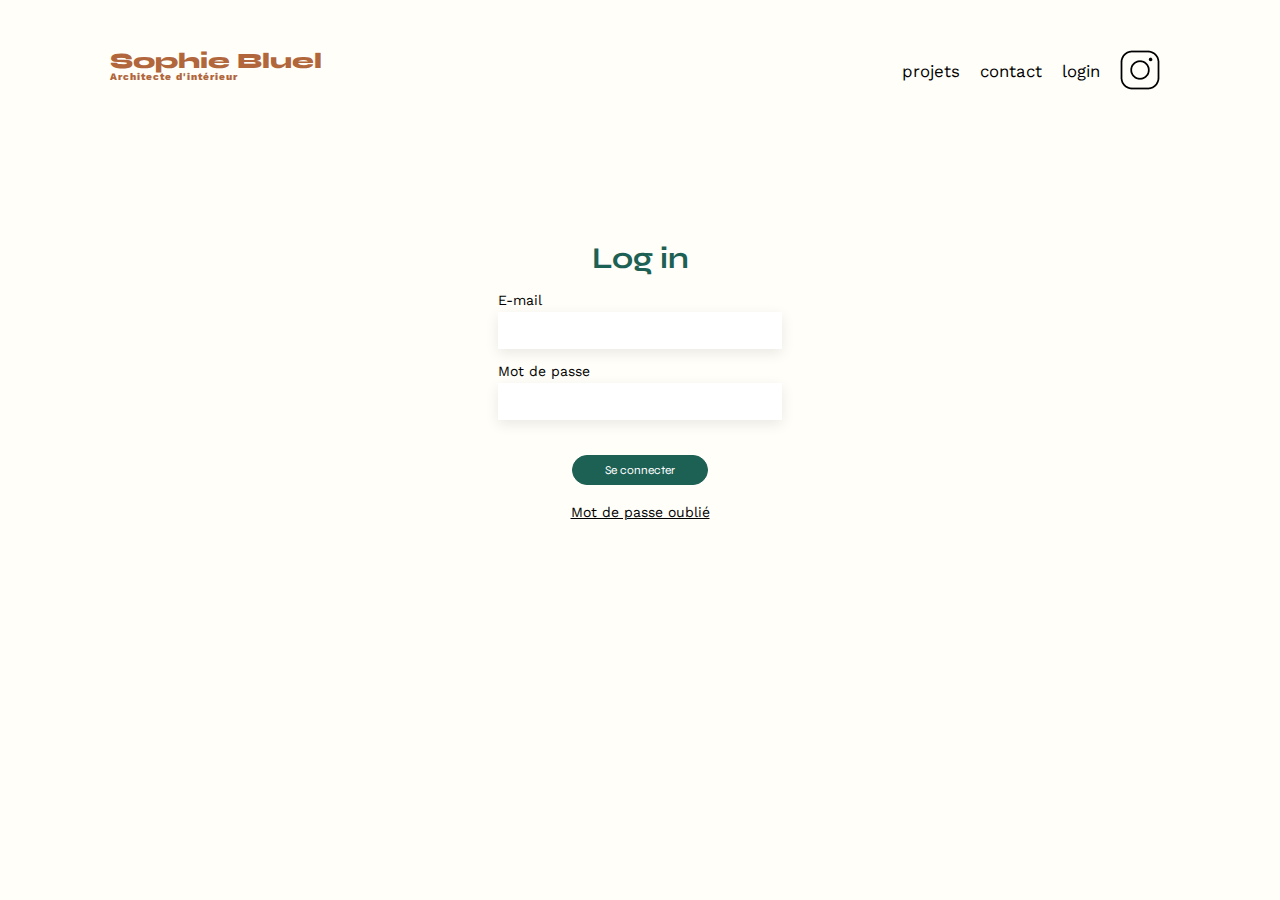
<file: FrontEnd/login.html>
<!DOCTYPE html>
<html lang="fr">
  <head>
    <meta charset="UTF-8" />
    <title>Sophie Bluel - Architecte d'intérieur</title>
    <meta name="viewport" content="width=device-width, initial-scale=1.0" />
    <link rel="preconnect" href="https://fonts.googleapis.com" />
    <link rel="preconnect" href="https://fonts.gstatic.com" crossorigin />
    <link
      href="https://fonts.googleapis.com/css2?family=Syne:wght@700;800&family=Work+Sans&display=swap"
      rel="stylesheet"
    />
    <meta name="description" content="" />
    <link rel="stylesheet" href="./assets/style.css" />
  </head>
  <body id="body-2">
    <header>
      <div class="navHead">
        <h1>Sophie Bluel <span>Architecte d'intérieur</span></h1>
        <nav>
          <ul>
            <li>projets</li>
            <li>contact</li>
            <li>login</li>
            <li><img src="./assets/icons/instagram.png" alt="Instagram" /></li>
          </ul>
        </nav>
      </div>
    </header>
    <main id="main-2">
      <section class="section-login">
        <div class="loginPost">
          <h2>Log in</h2>
          <form class="form-log">
            <div class="mail">
              <p>E-mail</p>
              <input type="email" name="email" />
            </div>
            <div class="password">
              <p>Mot de passe</p>
              <input type="password" name="psw" />
            </div>
          </form>
          <p class="alert-form"></p>
          <button type="submit" class="btn-log">Se connecter</button>
          <p><a href>Mot de passe oublié</a></p>
        </div>
      </section>
    </main>
    <footer></footer>
    <script src="./assets/login.js" defer></script>
    <script src="./assets/logout.js" defer></script>
  </body>
</html>
</file>
<file: FrontEnd/assets/style.css>
/* http://meyerweb.com/eric/tools/css/reset/
   v2.0 | 20110126
   License: none (public domain)
*/

html, body, div, span, applet, object, iframe,
h1, h2, h3, h4, h5, h6, p, blockquote, pre,
a, abbr, acronym, address, big, cite, code,
del, dfn, em, img, ins, kbd, q, s, samp,
small, strike, strong, sub, sup, tt, var,
b, u, i, center,
dl, dt, dd, ol, ul, li,
fieldset, form, label, legend,
table, caption, tbody, tfoot, thead, tr, th, td,
article, aside, canvas, details, embed,
figure, figcaption, footer, header, hgroup,
menu, nav, output, ruby, section, summary,
time, mark, audio, video {
	margin: 0;
	padding: 0;
	border: 0;
	font-size: 100%;
	font: inherit;
	vertical-align: baseline;
}
/* HTML5 display-role reset for older browsers */
article, aside, details, figcaption, figure,
footer, header, hgroup, menu, nav, section {
	display: block;
}
a{
    text-decoration: none;
    color: black;
}
body {
	line-height: 1;
}
ol, ul {
	list-style: none;
}
blockquote, q {
	quotes: none;
}
button {
	background: none;
	color: inherit;
	border: none;
	padding: 0;
	font: inherit;
	outline: inherit;
}
blockquote:before, blockquote:after,
q:before, q:after {
	content: '';
	content: none;
}
table {
	border-collapse: collapse;
	border-spacing: 0;
}
/** end reset css**/
body {
	width: auto;
	margin-top: 80px;
	font-family: 'Work Sans' ;
	font-size: 14px;
}

main {
	padding: 0 40px;
}
header {
	width: 100%;
	margin: 50px 0;
}
section {
	margin: 50px 0
}

h1{
	display: flex;
	flex-direction: column;
	font-family: 'Syne';
	font-size: 22px;
	font-weight: 800;
	color: #B1663C
}

h1 > span {
	font-family: 'Work Sans';
	font-size:10px;
	letter-spacing: 0.1em;
;
}

h2{
	font-family: 'Syne';
	font-weight: 700;
	font-size: 30px;
	color: #1D6154
}
nav ul {
	display: flex;
	align-items: center;
	list-style-type: none;

}
nav li {
	padding: 0 10px;
	font-size: 1.2em;
}

li:hover {
	color: #B1663C;
}

#introduction {
	display: flex;
	align-items: center;
}
#introduction figure {
	flex: 1
}
#introduction img {
	display: block;
	margin: auto;
	width: 80%;
}

#introduction article {
	flex: 1
}
#introduction h2 {
	margin-bottom: 1em;
}

#introduction p {
	margin-bottom: 0.5em;
}

#portfolio {
	box-sizing: content-box;
	margin-top: 110px;
	padding: 0 10%;
}

#portfolio h2 {
	text-align: center;
	margin-bottom: 1em;
}
.gallery {
	width: 100%;
	display: grid;
	grid-template-columns: 1fr 1fr 1fr;
	grid-column-gap: 20px;
	grid-row-gap: 20px;
}

.gallery img {
	width: 100%;
}

/* Header*/

header {
	background-color: #FFFEF8;
}

.navHead {
	display: flex;
	justify-content: space-between;
	margin: 0 70px;
}

/* Log-In */

#body-2 {
	margin: 40px;
	background-color: #FFFEF8;
}

#main-2 {
	margin-top: 150px;
}

.logTxt {
	font-size: 16px;
}

.logTxt.pointer {
	cursor: pointer;
}

.section-login{
	display: flex;
	justify-content: center;
	align-items: center;
}

.loginPost {
	display: flex;
	justify-content: center;
	align-items: center;
	flex-direction: column;
	width: 1140px;
	height: 100%;
}

.loginPost h2 {
	margin-bottom: 20px;
}

.loginPost button {
	border-radius: 25px;
	color: white;
	border: solid #1D6154 1px;
	margin: 20px 10px;
	padding: 8px 32px;
	background-color: #1D6154;
	cursor: pointer;
	font-size: 12px;
	font-family: 'Syne';
}

.loginPost a{
	text-decoration: underline;
}

.mail p, .password p {
	font-family: 'Work Sans';
}

.mail input, .password input {
	width: 280px;
	height: 35px;
	margin: 5px 0;
	margin-bottom: 15px;
	border: none;
	box-shadow: 0px 4px 14px 0px rgba(0, 0, 0, 0.09);
}


/* Filtres */

.filtres {
	display: flex;
	justify-content: center;
	align-items: center;
	margin: 40px 0;

}

.btn-filtre {
	border-radius: 25px;
	color: #1D6154;
	border: solid #1D6154 1px;
	margin: 0 10px;
	padding: 7px 12px;
	background-color: white;
	cursor: pointer;
	font-size: 13px;
	font-family: 'Syne';
}

.filtre1 {
	padding-right: 20px;
	padding-left: 20px;
}

.btn-filtre:hover {
	background-color: #1D6154;
	color: white;
}

/* Bouton edition et modifier */

/* button Mode édition */

.headEdit{
	position: absolute;
	top: 0;
	left: 0;
	background-color: black;
	width: 100%;
	margin: 0;
	display: flex;
	justify-content: center;
}

.headEdit.visible {
	visibility: initial;
	transition: .5s ease-in-out;
}

.edition {
	display: flex;
	justify-content: center;
	align-items: center;
	width: 118px;
	height: 40px;
}

.edition p, i {
	color: white;
	margin: 3px;
}

/* button Modifier */

.head-edit2 {
	display: flex;
	flex-direction: row;
	justify-content: center;
}

.head-edit2 h2{
	margin-right: 20px;
	margin-left: 100px;
}

.edition2 {
	/*display: flex;*/
	flex-direction: row;
	height: 20px;
	margin: 3px;
	cursor: pointer;
}
.edition2.visible {
	visibility: initial;
	transition: .5s ease-in-out;
}

.edition2 i {
	color: black;
	margin-right: 8px;
}

.edition2 p {
	margin-top: 3px;
}

/* Modale 1 */

  .modal-container {
	/* display: none; */
	display: flex;
	justify-content: center;
	align-items: center;
	visibility: hidden;
	position: fixed;
	top: 0;
	width: 100vw;
	height: 100vh;
	transition: visibility 0.4s;
  }
  .modal-container.active {
	/* display: block; */
	visibility: visible;
  }
  
  .overlay {
	opacity: 0;
	position: absolute;
	width: 100%;
	height: 100%;
	background: #333333d3;
	transition: opacity 0.4s 0.2s ease-out;
  }
  .modal-container.active .overlay {
	opacity: 1;
	transition: opacity 0.4s ease-out;
  }
  
  .modal {
	display: flex;
	justify-content: center;
	opacity: 0;
	width: 50%;
	padding-bottom: 30px;
	background: #fff;
	border-radius: 5px;
	position: absolute;
	transition: opacity 0.4s ease-out;
  }

  .modal h2{
	margin-left: 9px;
	margin-bottom: 30px;
	font-size: 24px;
	color: black;
  }

  .modal-container.active .modal {
	opacity: 1;
	transition: opacity 0.4s 0.2s ease-out;
  }
  
  .close-modal {
	padding: 8px 10px;
	border: none;
	border-radius: 5px;
	font-size: 18px;
	position: absolute;
	top: 10px;
	right: 10px;
	cursor: pointer;
  }
  .close-modal i{
	color: black;
  }
  .modal h1 {
	margin-bottom: 10px;
	font-weight: 500;
  }
  .modal p {
	line-height: 1.4;
	margin-bottom: 5px;
  }

.line {
	margin-top: 30px;
	height: 1px;
	width: 70%;
	background-color: grey;
}

.modal-inside {
	box-sizing: content-box;
	display: flex;
	flex-direction: column;
	align-items: center;
	justify-content: center;
}

.addPicture {
	border-radius: 25px;
	color: white;
	border: solid #1D6154 1px;
	margin-top: 20px;
	margin-bottom: 20px;
	padding: 8px 32px;
	background-color: #1D6154;
	cursor: pointer;
	font-size: 14px;
	font-family: 'Syne';
}

.modal-inside h2{
	margin: 44px 10px;
}

/* Modale picture */

.modal-picture {
	display: flex;
	flex-wrap: wrap;
	padding: 0 15%;
}

.figureSize {
	width: 80px;
	height: 110px;
	position: relative;
	margin: 15px 5px;

}

.imgSize {
	width: 80px;
	height: 110px;
}

.trashSize {
	position: absolute;
	top: 5px;
	right: 5px;
	width: 18px;
	background-color: black;
	cursor: pointer;
}

.trashSize i{
	color: white;
}

/* Modale 2 */

.modal-container2 {
	/* display: none; */
	display: flex;
	justify-content: center;
	align-items: center;
	visibility: hidden;
	position: fixed;
	top: 0;
	width: 100vw;
	height: 100vh;
	transition: visibility 0.4s;
  }
  .modal-container2.active {
	/* display: block; */
	visibility: visible;
  }
  
  .overlay2 {
	opacity: 0;
	position: absolute;
	width: 100%;
	height: 100%;
	background: #333333d3;
	transition: opacity 0.4s 0.2s ease-out;
  }
  .modal-container2.active .overlay2 {
	opacity: 1;
	transition: opacity 0.4s ease-out;
  }

  .main-modal{
	display: flex;
	flex-direction: column;
	justify-content: center;
	align-items: center;
  }
  
  .modal2 {
	display: flex;
	justify-content: center;
	opacity: 0;
	width: 35%;
	padding: 20px 60px;
	background: #fff;
	border-radius: 5px;
	position: absolute;
	transition: opacity 0.4s ease-out;
  }

  .modal2 h2{
	margin-left: 9px;
	margin-bottom: 30px;
	font-size: 24px;
	color: black;
  }

  .modal-container2.active .modal2 {
	opacity: 1;
	transition: opacity 0.4s 0.2s ease-out;
  }

  .return-modal{
	padding: 8px 10px;
	border: none;
	border-radius: 5px;
	font-size: 18px;
	position: absolute;
	top: 15px;
	left: 15px;
	cursor: pointer;
  }

  .return-modal i{
	color: black;
  }
  
  .close-modal2 {
	padding: 8px 10px;
	border: none;
	border-radius: 5px;
	font-size: 18px;
	position: absolute;
	top: 10px;
	right: 10px;
	cursor: pointer;
  }
  .close-modal2 i{
	color: black;
  }
  .modal2 p {
	line-height: 1.4;
	margin-bottom: 5px;
  }

.dwnld-img{
	position: relative;
	display: flex;
	justify-content: flex-end;
	align-items: center;
	flex-direction: column;
	padding: 13px;
	background-color: #E8F1F6;
	border-radius: 7px;
	width: 400px;
	margin-bottom: 20px;
}

.dwnld-img img {
	position: absolute;
	top: 0;
	width: 170px;
	height: 176px;
	object-fit: cover;
	z-index: 100;
	cursor: pointer;
}
.dwnld-img::before {
	content: attr(data-img);
	position: absolute;
	top: 0;
	left: 0;
	width: 100%;
	height: 100%;
	background: rgba(0, 0, 0, .5);
	color: #fff;
	font-weight: 500;
	text-align: center;
	display: flex;
	justify-content: center;
	align-items: center;
	pointer-events: none;
	opacity: 0;
	transition: all .3s ease;
	z-index: 200;
}
.dwnld-img.active:hover::before {
	opacity: 1;
}

.dwnld-img i{
	font-size: 70px;
	color: #A7A7A7;;
}

.dwnld-img p{
	margin-top: 5px;
	font-size: 10px;
}

.imgEvent{
	visibility: hidden;
}

.imgEvent.hidden {
	visibility: visible;
}

.title{
	display: flex;
	flex-direction: column;
}

.title p, .category p {
	font-family: 'Work Sans';
}

.title input {
	box-sizing: border-box;
	width: 425px;
	height: 35px;
	padding: 10px 15px;
	margin: 5px 0;
	margin-bottom: 15px;
	border: none;
	box-shadow: 0px 4px 14px 0px rgba(0, 0, 0, 0.09);
}

.fontModif{
	font-size: 14px;
	font-family: "poppins";
}

.category{
	position: relative;
	display: flex;
	flex-direction: column;
}

.category select {
	border-style: none;
	box-sizing: border-box;
	width: 425px;
	height: 35px;
	padding: 10px 15px;
	margin: 5px 0;
	margin-bottom: 15px;
	box-shadow: 0px 4px 14px 0px rgba(0, 0, 0, 0.09);
}

.dropdown i{
	z-index: 200;
	position: absolute;
	color: black;
	bottom: 8px;
	right: 20px;
}

.add-img {
	border-radius: 25px;
	color: #306685;
	padding: 12px 32px;
	margin-top: 10px;
	background-color: #A7A7A7;
	cursor: pointer;
	font-size: 14px;
	font-family: 'Syne';
}

.add-img p{
	margin: 0;
	font-size: 12px;
}

.line2 {
	height: 1px;
	width: 425px;
	background-color: grey;
	margin: 30px 0;
}
.addPicture2{
	border-radius: 25px;
	color: white;
	width: 210px;
	padding: 12px 52px;
	margin: 40px;
	margin-top: 10px;
	background-color: #A7A7A7;
	font-size: 14px;
	font-family: 'Syne';
}

.addPicture2.active {
	cursor: pointer;
	background-color: #1D6154;
}

/* Liste catégorie stylisée */

      .dropdown {
        width: 425px;
        height: fit-content;
        box-sizing: border-box;
        position: relative;
      }
      .input-box {
        width: 425px;
		height: 35px;
		margin: 5px 0;
		margin-bottom: 15px;
		border: none;
		box-shadow: 0px 4px 14px 0px rgba(0, 0, 0, 0.09);
        box-sizing: border-box;
        padding: 10px 15px;
        cursor: pointer;
        position: relative;
      }
      .input-box::before {
        font-family: "Material Icons";
        position: absolute;
        font-size: 18px;
        top: 50%;
        right: 15px;
        transform: translate(0, -50%);
        width: fit-content;
        height: fit-content;
      }
      .input-box:empty::after {
        color: rgba(0, 0, 0, 0.5);
      }
      .list {
        position: absolute;
        top: 100%;
        left: 0;
        width: 100%;
        height: fit-content;
        background: white;
        margin-top: 10px;
        border-radius: 2mm;
        overflow: hidden;
        display: flex;
        align-items: center;
        justify-content: space-between;
        flex-direction: column;
        max-height: 0;
        transition: 0.25s ease-out;
      }
      .list input {
        display: none;
      }
      .list label {
        display: flex;
        width: 100%;
        align-items: center;
        justify-content: flex-start;
        font-family: poppins;
        font-size: 14px;
        padding: 10px 15px;
        box-sizing: border-box;
        cursor: pointer;
        position: relative;
      }
      .list label .material-icons-outlined,
      .input-box .material-icons-outlined {
        margin-right: 5px;
        font-size: 22px;
      }
      .list label:hover {
        background: rgba(0, 0, 0, 0.08);
      }
      input:checked + label {
        color: rgb(20, 117, 213);
        background: rgb(238, 245, 252);
      }
      input:checked + label::before {
        font-family: "Material Icons";
        position: absolute;
        top: 50%;
        right: 15px;
        transform: translate(0, -50%);
        font-size: 18px;
      }
      .open {
        outline: 0.7mm solid rgb(20, 117, 213);
      }
      .title {
        font-family: poppins;
        font-size: small;
        font-weight: 500;
        margin-bottom: 10px;
      }
      .search-box {
        width: 100%;
        box-sizing: border-box;
        padding: 10px 8px;
      }
      #search {
        display: block;
        width: 100%;
        box-sizing: border-box;
        padding: 8px;
        border-radius: 1mm;
        border: none;
        outline: 0.3mm solid rgba(0, 0, 0, 0.15);
        font-family: poppins;
      }
      #search:focus {
        outline: 0.5mm solid rgba(0, 0, 0, 0.35);
      }

/**/

#contact {
	width: 50%;
margin: auto;
}
#contact > * {
	text-align: center;

}
#contact h2{
	margin-bottom: 20px;
}
#contact form {
	text-align: left;
	margin-top:30px;
	display: flex;
	flex-direction: column;
}

#contact input {
	height: 50px;
	font-size: 1.2em;
	border: none;
	box-shadow: 0px 4px 14px rgba(0, 0, 0, 0.09);
}
#contact label {
	margin: 2em 0 1em 0;
}
#contact textarea {
	border: none;
	box-shadow: 0px 4px 14px rgba(0, 0, 0, 0.09);
}

input[type="submit"]{
	font-family: 'Syne';
	font-weight: 700;
	color: white;
	background-color: #1D6154;
	margin : 2em auto ;
	width: 180px;
	text-align: center;
	border-radius: 60px ;
}

footer nav ul {
	display: flex;
	justify-content: flex-end;
	margin: 2em
}
</file>
